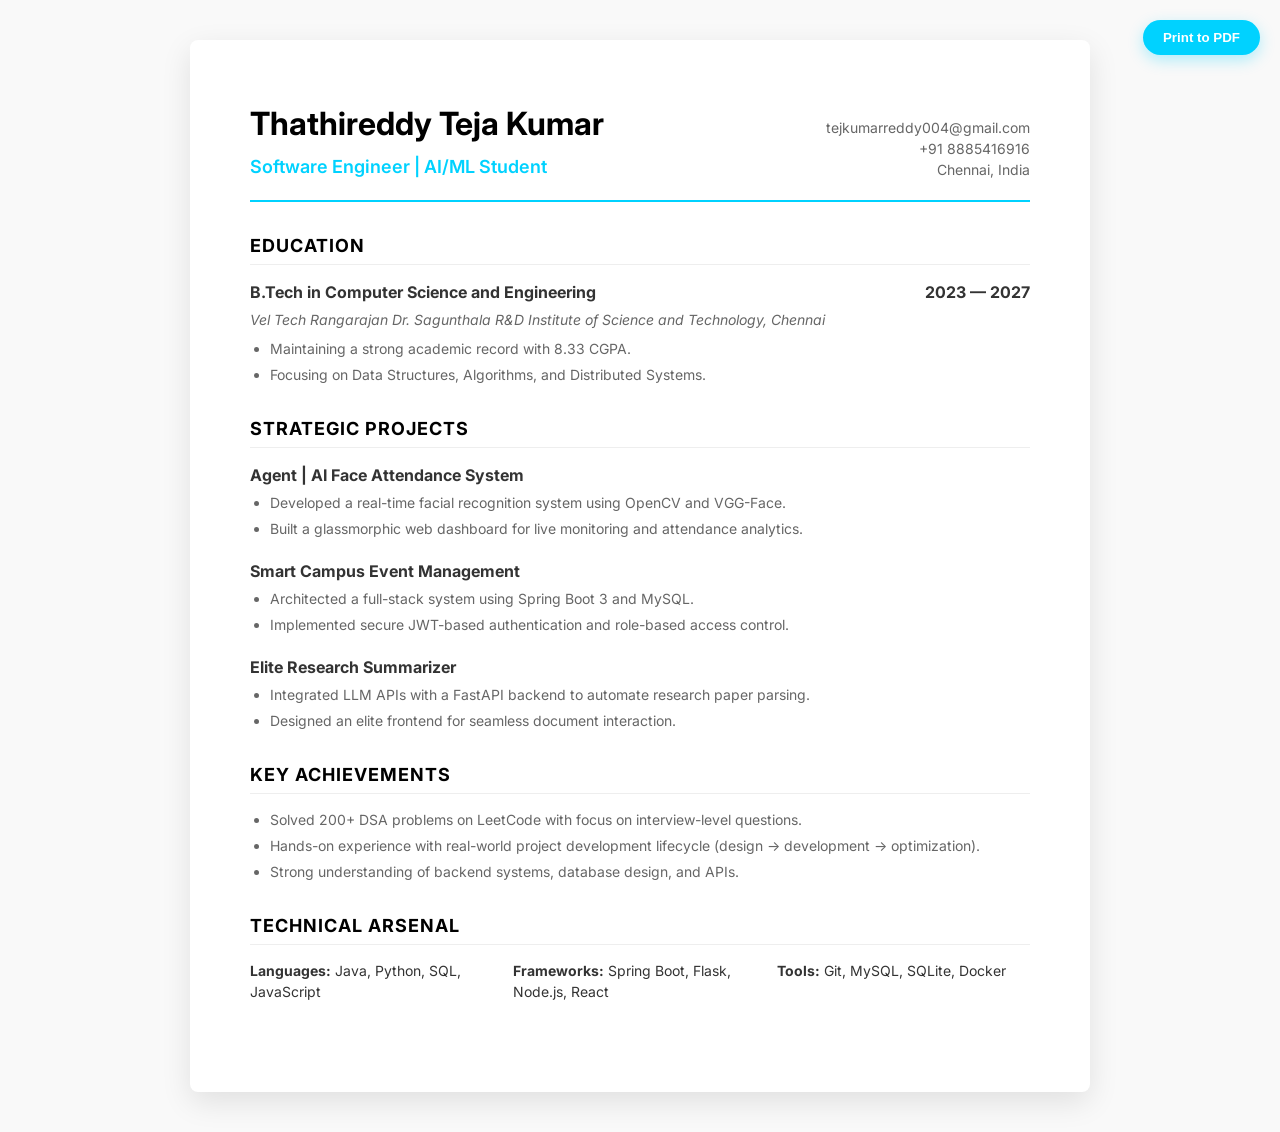
<file: resume.html>
<!DOCTYPE html>
<html lang="en">
<head>
    <meta charset="UTF-8">
    <meta name="viewport" content="width=device-width, initial-scale=1.0">
    <title>Resume | Thathireddy Teja Kumar</title>
    <link href="https://fonts.googleapis.com/css2?family=Inter:wght@300;400;600;700&display=swap" rel="stylesheet">
    <style>
        :root {
            --primary: #00D2FF;
            --text: #333;
            --text-light: #666;
            --bg: #f9f9f9;
        }
        * { margin: 0; padding: 0; box-sizing: border-box; }
        body {
            font-family: 'Inter', sans-serif;
            background: var(--bg);
            color: var(--text);
            padding: 40px 20px;
            line-height: 1.5;
        }
        .page {
            max-width: 900px;
            margin: 0 auto;
            background: #fff;
            padding: 60px;
            box-shadow: 0 10px 30px rgba(0,0,0,0.1);
            border-radius: 8px;
        }
        header {
            border-bottom: 2px solid var(--primary);
            padding-bottom: 20px;
            margin-bottom: 30px;
            display: flex;
            justify-content: space-between;
            align-items: flex-end;
        }
        .name-title h1 { font-size: 32px; color: #000; margin-bottom: 5px; }
        .name-title p { font-size: 18px; color: var(--primary); font-weight: 600; }
        .contact-info { text-align: right; font-size: 14px; color: var(--text-light); }
        
        section { margin-bottom: 30px; }
        h2 { font-size: 18px; text-transform: uppercase; letter-spacing: 1px; color: #000; margin-bottom: 15px; border-bottom: 1px solid #eee; padding-bottom: 5px; }
        
        .item { margin-bottom: 20px; }
        .item-header { display: flex; justify-content: space-between; font-weight: 700; font-size: 16px; margin-bottom: 5px; }
        .item-sub { font-style: italic; color: var(--text-light); margin-bottom: 8px; font-size: 14px; }
        .item ul { margin-left: 20px; font-size: 14px; color: var(--text-light); }
        .item li { margin-bottom: 5px; }

        .skills-grid { display: grid; grid-template-columns: repeat(3, 1fr); gap: 10px; font-size: 14px; }
        .skill-group strong { display: block; margin-bottom: 5px; }

        .print-btn {
            position: fixed;
            top: 20px;
            right: 20px;
            background: var(--primary);
            color: #fff;
            padding: 10px 20px;
            border-radius: 50px;
            text-decoration: none;
            font-weight: 600;
            cursor: pointer;
            border: none;
            box-shadow: 0 5px 15px rgba(0,210,255,0.3);
        }

        @media print {
            .print-btn { display: none; }
            body { padding: 0; background: #fff; }
            .page { box-shadow: none; border-radius: 0; max-width: 100%; padding: 40px; }
        }
    </style>
</head>
<body>

    <button class="print-btn" onclick="window.print()">Print to PDF</button>

    <div class="page">
        <header>
            <div class="name-title">
                <h1>Thathireddy Teja Kumar</h1>
                <p>Software Engineer | AI/ML Student</p>
            </div>
            <div class="contact-info">
                <p>tejkumarreddy004@gmail.com</p>
                <p>+91 8885416916</p>
                <p>Chennai, India</p>
            </div>
        </header>

        <section>
            <h2>Education</h2>
            <div class="item">
                <div class="item-header">
                    <span>B.Tech in Computer Science and Engineering</span>
                    <span>2023 — 2027</span>
                </div>
                <div class="item-sub">Vel Tech Rangarajan Dr. Sagunthala R&D Institute of Science and Technology, Chennai</div>
                <ul>
                    <li>Maintaining a strong academic record with 8.33 CGPA.</li>
                    <li>Focusing on Data Structures, Algorithms, and Distributed Systems.</li>
                </ul>
            </div>
        </section>

        <section>
            <h2>Strategic Projects</h2>
            <div class="item">
                <div class="item-header">Agent | AI Face Attendance System</div>
                <ul>
                    <li>Developed a real-time facial recognition system using OpenCV and VGG-Face.</li>
                    <li>Built a glassmorphic web dashboard for live monitoring and attendance analytics.</li>
                </ul>
            </div>
            <div class="item">
                <div class="item-header">Smart Campus Event Management</div>
                <ul>
                    <li>Architected a full-stack system using Spring Boot 3 and MySQL.</li>
                    <li>Implemented secure JWT-based authentication and role-based access control.</li>
                </ul>
            </div>
            <div class="item">
                <div class="item-header">Elite Research Summarizer</div>
                <ul>
                    <li>Integrated LLM APIs with a FastAPI backend to automate research paper parsing.</li>
                    <li>Designed an elite frontend for seamless document interaction.</li>
                </ul>
            </div>
        </section>

        <section>
            <h2>Key Achievements</h2>
            <div class="item">
                <ul>
                    <li>Solved 200+ DSA problems on LeetCode with focus on interview-level questions.</li>
                    <li>Hands-on experience with real-world project development lifecycle (design → development → optimization).</li>
                    <li>Strong understanding of backend systems, database design, and APIs.</li>
                </ul>
            </div>
        </section>

        <section>
            <h2>Technical Arsenal</h2>
            <div class="skills-grid">
                <p><strong>Languages:</strong> Java, Python, SQL, JavaScript</p>
                <p><strong>Frameworks:</strong> Spring Boot, Flask, Node.js, React</p>
                <p><strong>Tools:</strong> Git, MySQL, SQLite, Docker</p>
            </div>
        </section>
    </div>

</body>
</html>
</file>
